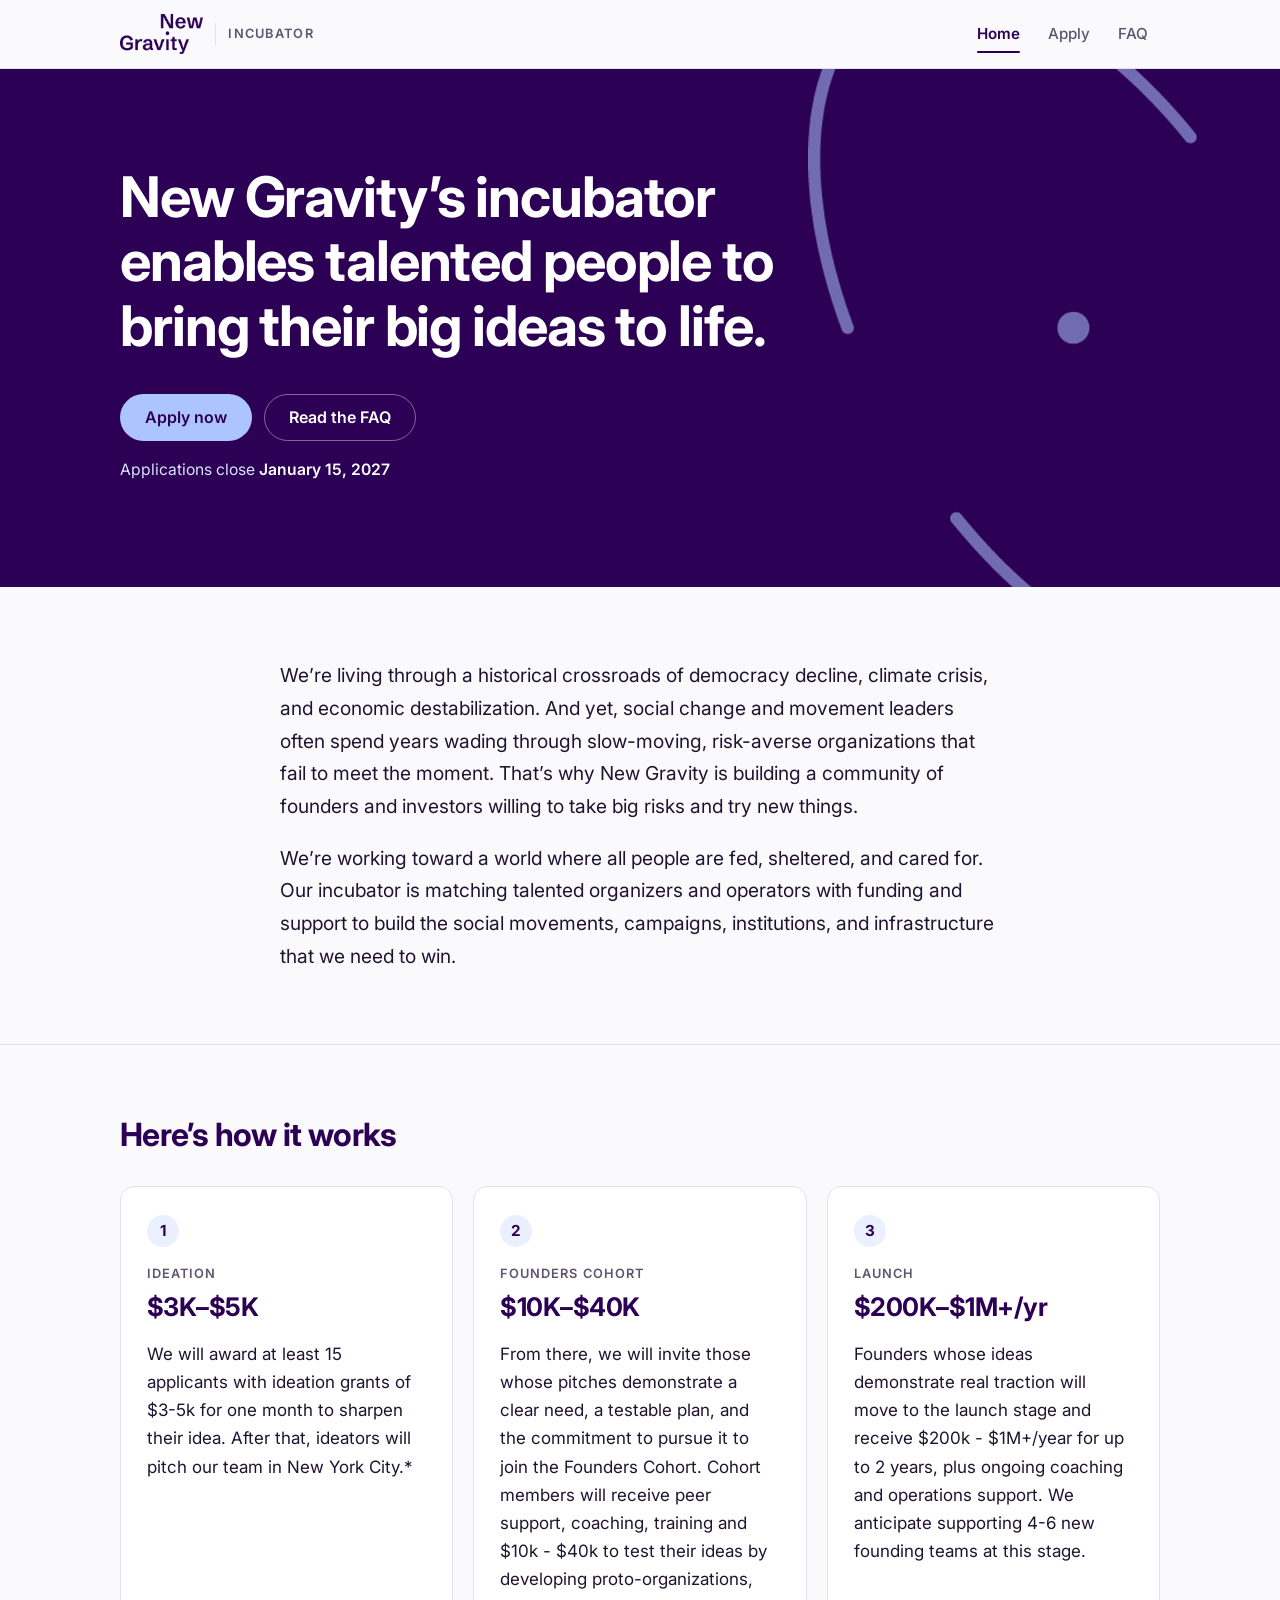
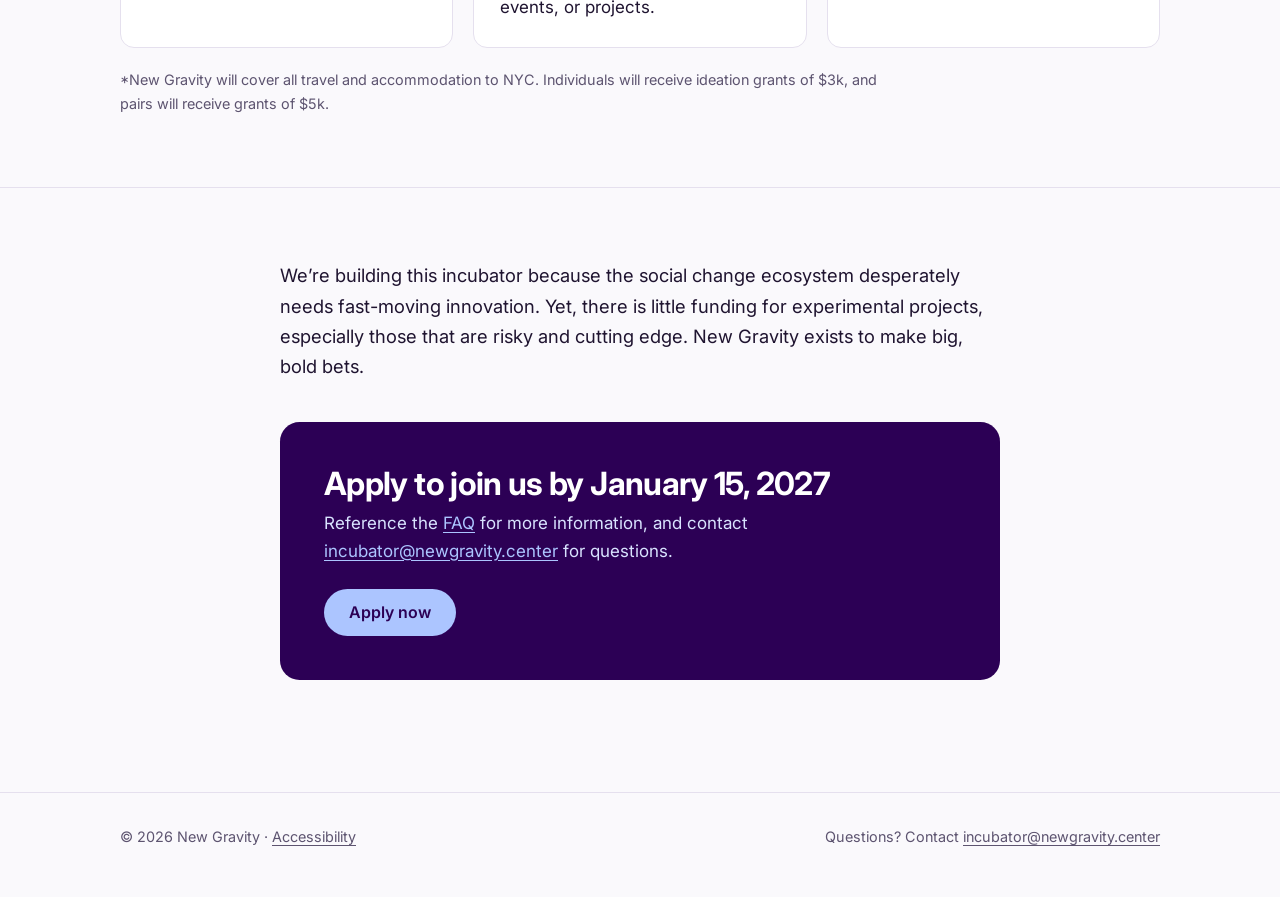
<file: index.html>
<!doctype html>
<html lang="en">
<head>
  <script async src="https://www.googletagmanager.com/gtm.js?id=GTM-N7CXD6J2"></script>
<script>
  window.dataLayer = window.dataLayer || [];
  function gtag(){dataLayer.push(arguments);}
  gtag('js', new Date());
</script>
  <meta charset="utf-8">
  <meta name="viewport" content="width=device-width, initial-scale=1">
  <title>New Gravity Incubator</title>
  <meta name="description" content="New Gravity’s incubator enables talented people to bring their big ideas to life. Apply by January 15, 2027.">
  <link rel="icon" href="assets/favicon.png" type="image/png">
  <link rel="apple-touch-icon" href="assets/apple-touch-icon.png">
  <link rel="preconnect" href="https://fonts.googleapis.com">
  <link rel="preconnect" href="https://fonts.gstatic.com" crossorigin>
  <link href="https://fonts.googleapis.com/css2?family=Inter:wght@400;500;600;700&display=swap" rel="stylesheet">
  <link rel="stylesheet" href="assets/style.css">
</head>
<body>
  <a class="skip-link" href="#main">Skip to content</a>


  <header class="site-header">
    <div class="container">
      <a class="brand" href="/" aria-label="New Gravity Incubator home">
        <picture>
          <source srcset="assets/logo-white.png" media="(prefers-color-scheme: dark)">
          <img src="assets/logo.png" alt="New Gravity" width="83" height="40">
        </picture>
        <span class="brand-tag">Incubator</span>
      </a>
      <nav class="nav" aria-label="Main">
        <a href="/" aria-current="page">Home</a>
        <a href="/apply">Apply</a>
        <a href="/faq">FAQ</a>
      </nav>
    </div>
  </header>

  <main id="main">

    <section class="hero">
      <img class="hero-orbit" src="assets/orbit.png" alt="" aria-hidden="true">
      <div class="container">
        <h1>New Gravity’s incubator enables talented people to bring their big ideas to life.</h1>
        <div class="btn-row">
          <a class="btn btn-primary" href="/apply">Apply now</a>
          <a class="btn btn-secondary" href="/faq">Read the FAQ</a>
        </div>
        <p class="hero-deadline">Applications close <strong>January 15, 2027</strong></p>
      </div>
    </section>

    <section class="section">
      <div class="container narrow lede">
        <p>We’re living through a historical crossroads of democracy decline, climate crisis, and economic destabilization. And yet, social change and movement leaders often spend years wading through slow-moving, risk-averse organizations that fail to meet the moment. That’s why New Gravity is building a community of founders and investors willing to take big risks and try new things.</p>
        <p>We’re working toward a world where all people are fed, sheltered, and cared for. Our incubator is matching talented organizers and operators with funding and support to build the social movements, campaigns, institutions, and infrastructure that we need to win.</p>
      </div>
    </section>

    <section class="section">
      <div class="container">
        <h2>Here’s how it works</h2>
        <ol class="steps">
          <li class="step">
            <div class="step-stage">Ideation</div>
            <div class="step-amount">$3K–$5K</div>
            <p>We will award at least 15 applicants with ideation grants of $3-5k for one month to sharpen their idea. After that, ideators will pitch our team in New York City.*</p>
          </li>
          <li class="step">
            <div class="step-stage">Founders Cohort</div>
            <div class="step-amount">$10K–$40K</div>
            <p>From there, we will invite those whose pitches demonstrate a clear need, a testable plan, and the commitment to pursue it to join the Founders Cohort. Cohort members will receive peer support, coaching, training and $10k - $40k to test their ideas by developing proto-organizations, events, or projects.</p>
          </li>
          <li class="step">
            <div class="step-stage">Launch</div>
            <div class="step-amount">$200K–$1M+/yr</div>
            <p>Founders whose ideas demonstrate real traction will move to the launch stage and receive $200k - $1M+/year for up to 2 years, plus ongoing coaching and operations support. We anticipate supporting 4-6 new founding teams at this stage.</p>
          </li>
        </ol>
        <p class="footnote">*New Gravity will cover all travel and accommodation to NYC. Individuals will receive ideation grants of $3k, and pairs will receive grants of $5k.</p>
      </div>
    </section>

    <section class="section">
      <div class="container narrow">
        <p class="closing">We’re building this incubator because the social change ecosystem desperately needs fast-moving innovation. Yet, there is little funding for experimental projects, especially those that are risky and cutting edge. New Gravity exists to make big, bold bets.</p>

        <div class="cta">
          <div>
            <h2>Apply to join us by January 15, 2027</h2>
            <p>Reference the <a href="/faq">FAQ</a> for more information, and contact <a href="mailto:incubator@newgravity.center">incubator@newgravity.center</a> for questions.</p>
          </div>
          <a class="btn" href="/apply">Apply now</a>
        </div>
      </div>
    </section>

  </main>

  <footer class="site-footer">
    <div class="container">
      <span>© <span data-year>2026</span> New Gravity · <a href="/accessibility">Accessibility</a></span>
      <span>Questions? Contact <a href="mailto:incubator@newgravity.center">incubator@newgravity.center</a></span>
    </div>
  </footer>

  <script>document.querySelectorAll('[data-year]').forEach(el => el.textContent = new Date().getFullYear());</script>
</body>
</html>
</file>
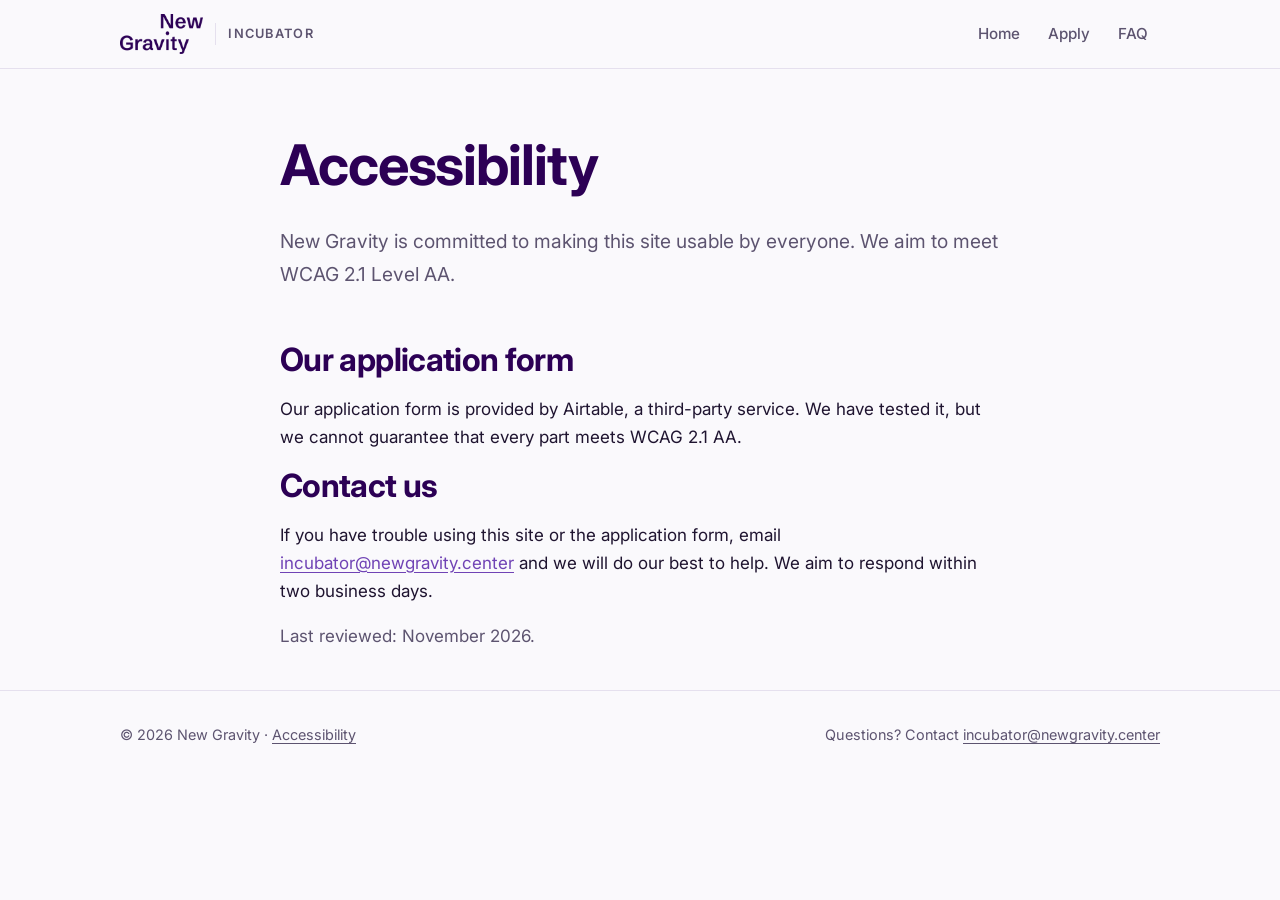
<file: accessibility.html>
<!doctype html>
<html lang="en">
<head>
  <script async src="https://www.googletagmanager.com/gtm.js?id=GTM-N7CXD6J2"></script>
<script>
  window.dataLayer = window.dataLayer || [];
  function gtag(){dataLayer.push(arguments);}
  gtag('js', new Date());
</script>
  <meta charset="utf-8">
  <meta name="viewport" content="width=device-width, initial-scale=1">
  <title>Accessibility · New Gravity Incubator</title>
  <meta name="description" content="Accessibility at the New Gravity Incubator, and how to reach us if you have trouble using this site or the application form.">
  <link rel="icon" href="assets/favicon.png" type="image/png">
  <link rel="apple-touch-icon" href="assets/apple-touch-icon.png">
  <link rel="preconnect" href="https://fonts.googleapis.com">
  <link rel="preconnect" href="https://fonts.gstatic.com" crossorigin>
  <link href="https://fonts.googleapis.com/css2?family=Inter:wght@400;500;600;700&display=swap" rel="stylesheet">
  <link rel="stylesheet" href="assets/style.css">
</head>
<body>
  <a class="skip-link" href="#main">Skip to content</a>

  <header class="site-header">
    <div class="container">
      <a class="brand" href="/" aria-label="New Gravity Incubator home">
        <picture>
          <source srcset="assets/logo-white.png" media="(prefers-color-scheme: dark)">
          <img src="assets/logo.png" alt="New Gravity" width="83" height="40">
        </picture>
        <span class="brand-tag">Incubator</span>
      </a>
      <nav class="nav" aria-label="Main">
        <a href="/">Home</a>
        <a href="/apply">Apply</a>
        <a href="/faq">FAQ</a>
      </nav>
    </div>
  </header>

  <main id="main">
    <div class="container narrow">

      <div class="page-head">
        <h1>Accessibility</h1>
        <p class="lede muted">New Gravity is committed to making this site usable by everyone. We aim to meet WCAG 2.1 Level AA.</p>
      </div>

      <h2>Our application form</h2>
      <p>Our application form is provided by Airtable, a third-party service. We have tested it, but we cannot guarantee that every part meets WCAG 2.1 AA.</p>

      <h2>Contact us</h2>
      <p>If you have trouble using this site or the application form, email <a href="mailto:incubator@newgravity.center">incubator@newgravity.center</a> and we will do our best to help. We aim to respond within two business days.</p>

      <p class="muted">Last reviewed: November 2026.</p>

    </div>
  </main>

  <footer class="site-footer">
    <div class="container">
      <span>© <span data-year>2026</span> New Gravity · <a href="/accessibility">Accessibility</a></span>
      <span>Questions? Contact <a href="mailto:incubator@newgravity.center">incubator@newgravity.center</a></span>
    </div>
  </footer>

  <script>document.querySelectorAll('[data-year]').forEach(el => el.textContent = new Date().getFullYear());</script>
</body>
</html>
</file>
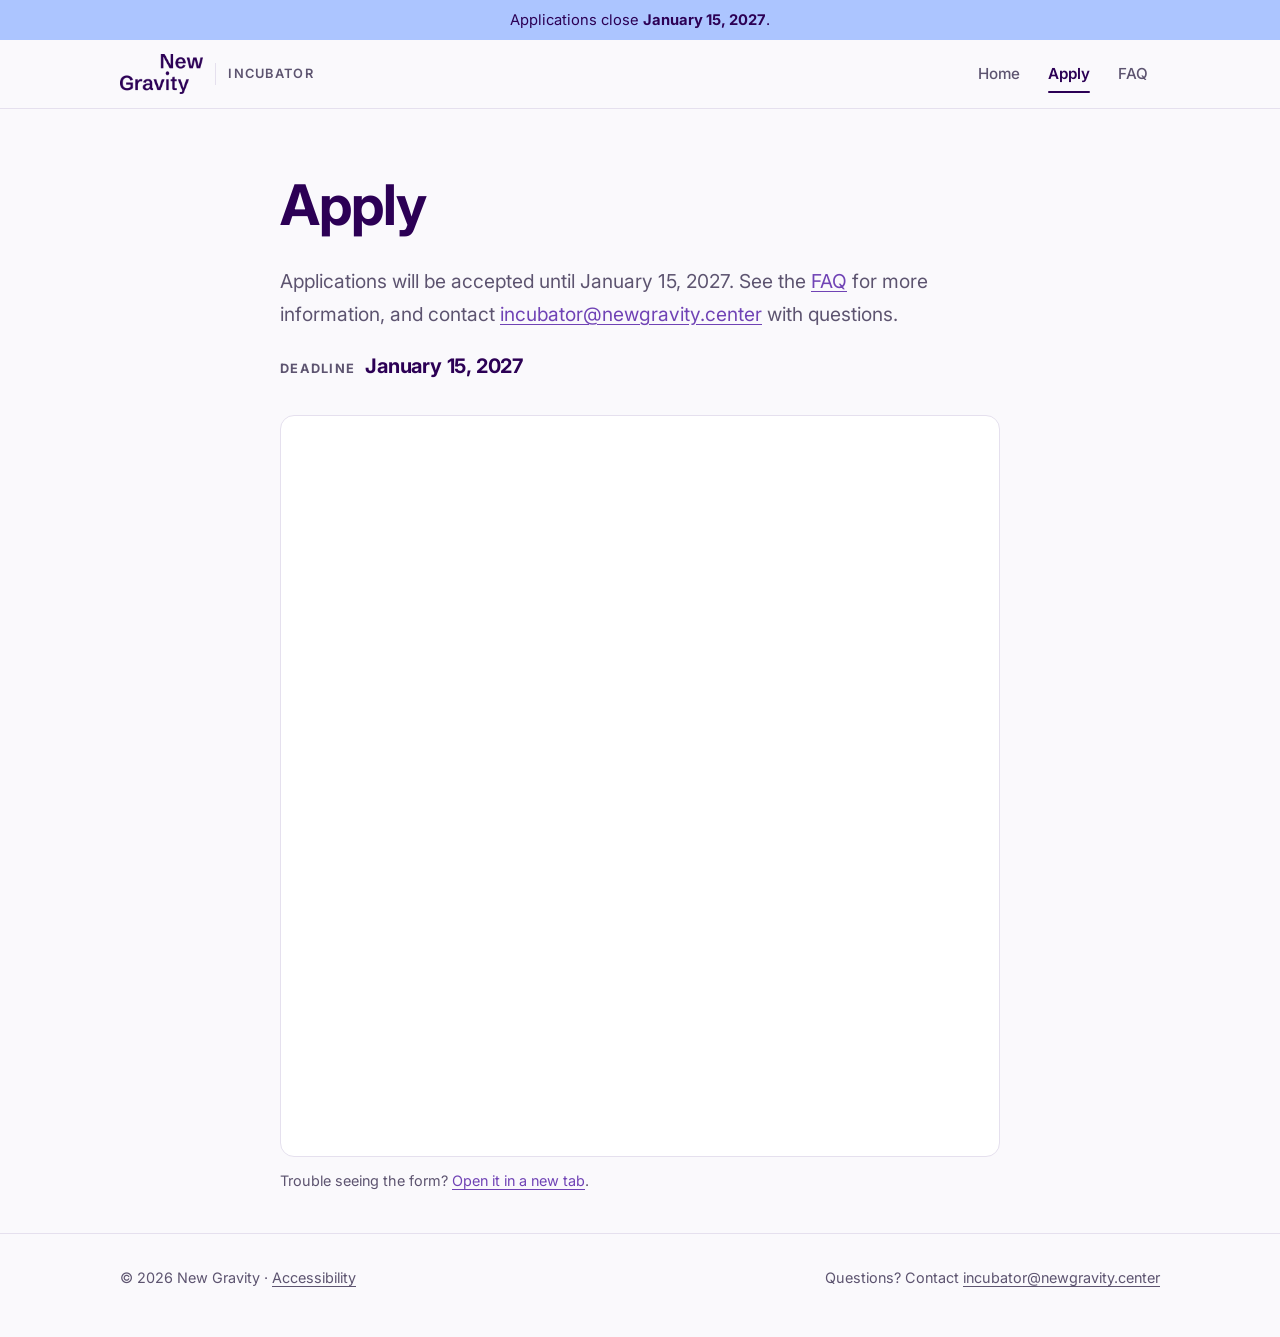
<file: apply.html>
<!doctype html>
<html lang="en">
<head>
  <script async src="https://www.googletagmanager.com/gtm.js?id=GTM-N7CXD6J2"></script>
<script>
  window.dataLayer = window.dataLayer || [];
  function gtag(){dataLayer.push(arguments);}
  gtag('js', new Date());
</script>
  <meta charset="utf-8">
  <meta name="viewport" content="width=device-width, initial-scale=1">
  <title>Apply · New Gravity Incubator</title>
  <meta name="description" content="Apply to the New Gravity Incubator. Applications close January 15, 2027.">
  <link rel="icon" href="assets/favicon.png" type="image/png">
  <link rel="apple-touch-icon" href="assets/apple-touch-icon.png">
  <link rel="preconnect" href="https://fonts.googleapis.com">
  <link rel="preconnect" href="https://fonts.gstatic.com" crossorigin>
  <link href="https://fonts.googleapis.com/css2?family=Inter:wght@400;500;600;700&display=swap" rel="stylesheet">
  <link rel="stylesheet" href="assets/style.css">
</head>
<body>
  <a class="skip-link" href="#main">Skip to content</a>

 <div class="deadline-bar" role="region" aria-label="Application deadline">
  <div class="container">
    <span>Applications close <strong>January 15, 2027</strong>.</span>
  </div>
</div>

  <header class="site-header">
    <div class="container">
      <a class="brand" href="/" aria-label="New Gravity Incubator home">
        <picture>
          <source srcset="assets/logo-white.png" media="(prefers-color-scheme: dark)">
          <img src="assets/logo.png" alt="New Gravity" width="83" height="40">
        </picture>
        <span class="brand-tag">Incubator</span>
      </a>
      <nav class="nav" aria-label="Main">
        <a href="/">Home</a>
        <a href="/apply" aria-current="page">Apply</a>
        <a href="/faq">FAQ</a>
      </nav>
    </div>
  </header>

  <main id="main">
    <div class="container narrow">

      <div class="page-head">
        <h1>Apply</h1>
        <p class="lede muted">Applications will be accepted until January 15, 2027. See the <a href="/faq">FAQ</a> for more information, and contact <a href="mailto:incubator@newgravity.center">incubator@newgravity.center</a> with questions.</p>
        <div class="deadline-callout">
          <span class="deadline-label">Deadline</span>
          <span class="deadline-date">January 15, 2027</span>
        </div>
      </div>

      <!--
        APPLICATION FORM (Airtable)
        The form lives in Airtable: edit its questions there and this page updates on its own.
        To change how tall the form box is, edit .form-embed iframe in assets/style.css.
      -->
      <div class="form-embed">
        <iframe src="https://airtable.com/embed/appCzG2dmQzqoENnn/pagvOHYfIhwAUKv8a/form" title="New Gravity Incubator application form"></iframe>
      </div>
      <p class="form-embed-fallback muted">Trouble seeing the form? <a href="https://airtable.com/appCzG2dmQzqoENnn/pagvOHYfIhwAUKv8a/form" target="_blank" rel="noopener">Open it in a new tab</a>.</p>

    </div>
  </main>

  <footer class="site-footer">
    <div class="container">
      <span>© <span data-year>2026</span> New Gravity · <a href="/accessibility">Accessibility</a></span>
      <span>Questions? Contact <a href="mailto:incubator@newgravity.center">incubator@newgravity.center</a></span>
    </div>
  </footer>

  <script>document.querySelectorAll('[data-year]').forEach(el => el.textContent = new Date().getFullYear());</script>
</body>
</html>
</file>
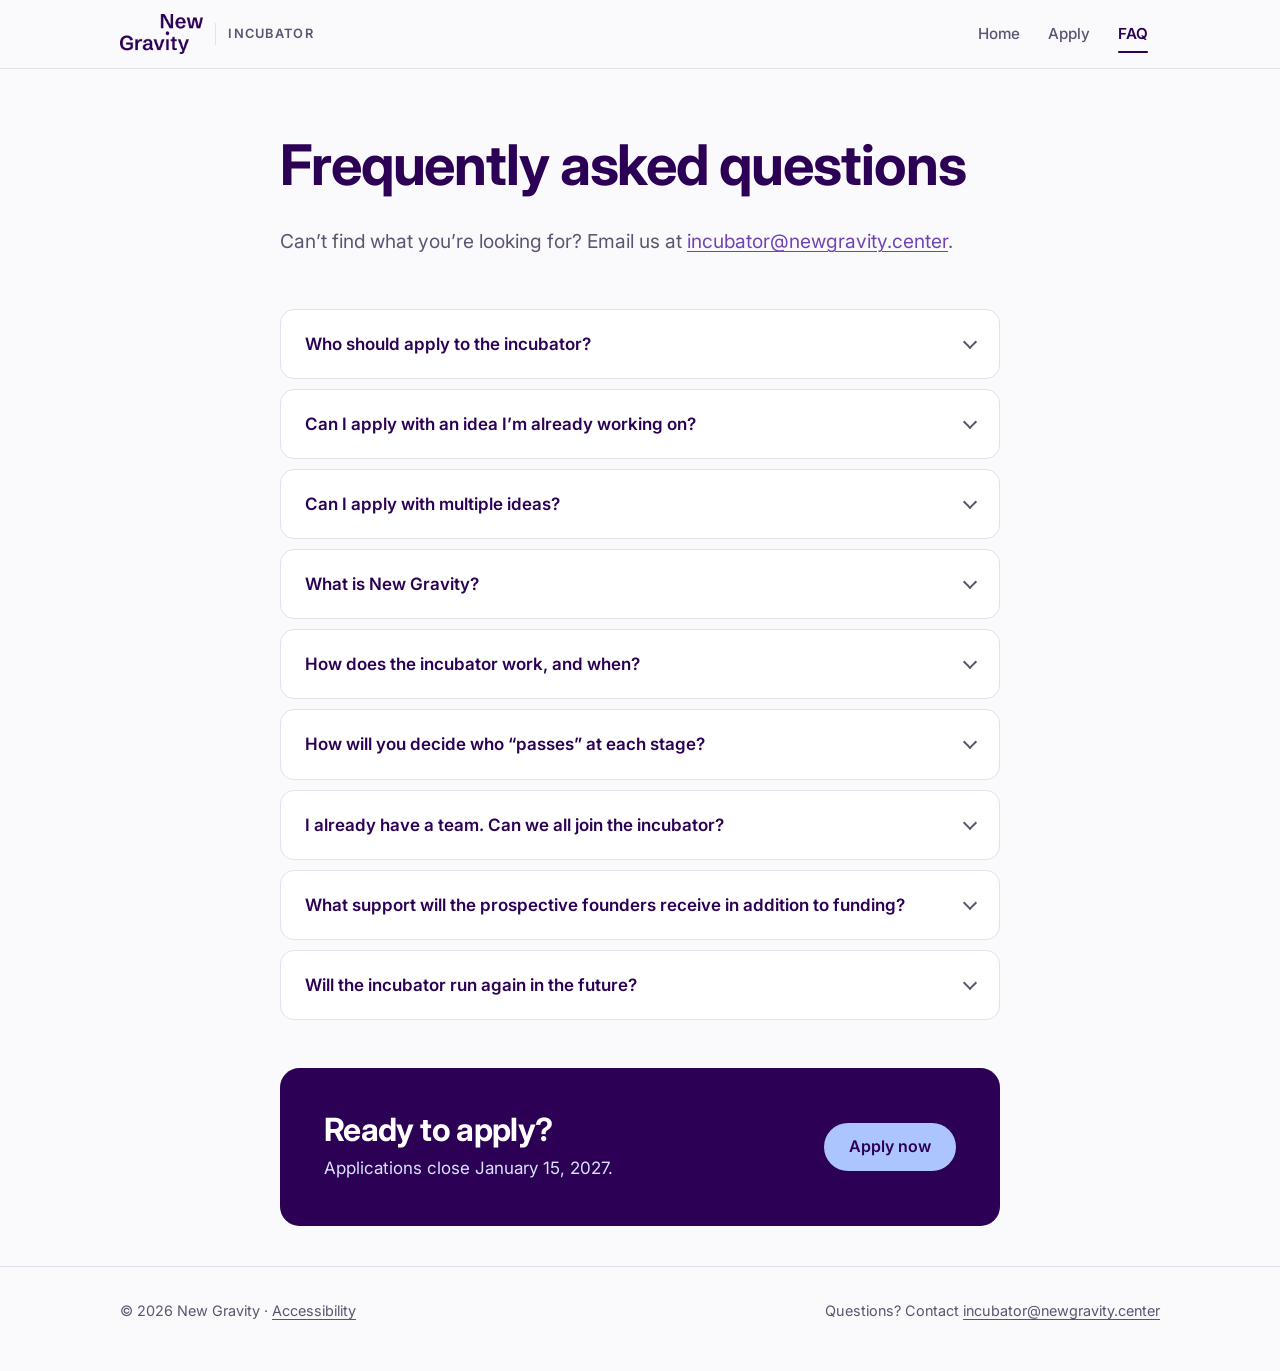
<file: faq.html>
<!doctype html>
<html lang="en">
<head>
  <script async src="https://www.googletagmanager.com/gtm.js?id=GTM-N7CXD6J2"></script>
<script>
  window.dataLayer = window.dataLayer || [];
  function gtag(){dataLayer.push(arguments);}
  gtag('js', new Date());
</script>
  <meta charset="utf-8">
  <meta name="viewport" content="width=device-width, initial-scale=1">
  <title>FAQ · New Gravity Incubator</title>
  <meta name="description" content="Frequently asked questions about the New Gravity Incubator. Applications close January 15, 2027.">
  <link rel="icon" href="assets/favicon.png" type="image/png">
  <link rel="apple-touch-icon" href="assets/apple-touch-icon.png">
  <link rel="preconnect" href="https://fonts.googleapis.com">
  <link rel="preconnect" href="https://fonts.gstatic.com" crossorigin>
  <link href="https://fonts.googleapis.com/css2?family=Inter:wght@400;500;600;700&display=swap" rel="stylesheet">
  <link rel="stylesheet" href="assets/style.css">
</head>
<body>
  <a class="skip-link" href="#main">Skip to content</a>


  <header class="site-header">
    <div class="container">
      <a class="brand" href="/" aria-label="New Gravity Incubator home">
        <picture>
          <source srcset="assets/logo-white.png" media="(prefers-color-scheme: dark)">
          <img src="assets/logo.png" alt="New Gravity" width="83" height="40">
        </picture>
        <span class="brand-tag">Incubator</span>
      </a>
      <nav class="nav" aria-label="Main">
        <a href="/">Home</a>
        <a href="/apply">Apply</a>
        <a href="/faq" aria-current="page">FAQ</a>
      </nav>
    </div>
  </header>

  <main id="main">
    <div class="container narrow">

      <div class="page-head">
        <h1>Frequently asked questions</h1>
        <p class="lede muted">Can’t find what you’re looking for? Email us at <a href="mailto:incubator@newgravity.center">incubator@newgravity.center</a>.</p>
      </div>

      <!--
        HOW TO EDIT
        Each question is one <details class="faq-item"> block.
        Copy a whole block to add a question; delete a block to remove one.
      -->
      <div class="faq-list">

        <details class="faq-item">
          <summary>Who should apply to the incubator?</summary>
          <div class="faq-answer">
            <p>People with the drive and skill to build a new project that changes what’s possible, and who are ready to make it their full-time work by fall 2027. Any theory of change or issue area is welcomed, so long as radical success would fundamentally alter the nature of American politics in 10-20 years. We select on talent first and the idea second.</p>
          </div>
        </details>

        <details class="faq-item">
          <summary>Can I apply with an idea I’m already working on?</summary>
          <div class="faq-answer">
            <p>Some applicants will come in with a project they’ve already started piloting, but have remaining questions or hypotheses to test. Others will have a few ideas, or a problem they can’t stop thinking about.</p>
            <p>If you’ve started something early-stage, apply and tell us what you’ve tested, learned, and share your outstanding design questions or hypotheses. If you lead an established organization, or are looking for funding for a project that is already fully formed, this isn’t the right fit for you. Instead, email <a href="mailto:incubator@newgravity.center">incubator@newgravity.center</a> with a 1-page pitch to be considered in our next strategic capacity funding round.</p>
          </div>
        </details>

        <details class="faq-item">
          <summary>Can I apply with multiple ideas?</summary>
          <div class="faq-answer">
            <p>Yes. You don’t need an idea you’re 100% committed to. The ideation month exists to sharpen your idea, and it can change along the way. If selected for the ideation grant, you will receive virtual coaching, and you will need to arrive at Pitch Day in NYC with a single, sharp idea that you could take to the next stage.</p>
          </div>
        </details>

        <details class="faq-item">
          <summary>What is New Gravity?</summary>
          <div class="faq-answer">
            <p>New Gravity is a new model of philanthropy. We use capital to build the long-term infrastructure required to win a world where everyone is fed, sheltered, and cared for. (1) We identify and develop business leaders and ultra-high-net-wealth individuals into one collective of strategic funders. (2) We back bold experiments and interventions earlier than other funders would to build a robust and evolving ecosystem that can win.</p>
            <p>The incubator is our next step: finding and funding the people who will build the campaigns and institutions that will shape our country’s next 50 years. You can read the critique of philanthropy behind the project <a href="https://archive.ph/rSmCa" target="_blank" rel="noopener">here</a>.</p>
          </div>
        </details>

        <details class="faq-item">
          <summary>How does the incubator work, and when?</summary>
          <div class="faq-answer">
            <p>Our incubator operates in four stages:</p>
            <ol>
              <li><strong>Apply</strong> (by Jan 15). Written application, then rolling interviews in January and February.</li>
              <li><strong>Ideation</strong>. At least 15 applicants get $3k for one month to develop their idea, with virtual coaching sessions. This stage begins in early February and ends with an in-person pitch day in NYC on March 13.</li>
              <li><strong>Design &amp; Beta-testing</strong>. After pitch day, we will invite those whose pitches demonstrate a clear need, a testable plan, and the commitment to pursue it to join the Founders Cohort. Cohort members will receive $10k - $40k to further design and test their idea, and will meet in person and virtually for peer support, training, and coaching. Beta-tests will vary to suit your idea, and can include developing proto-organizations, events, or projects.</li>
              <li><strong>Launch</strong>. Founders and teams whose ideas demonstrate real traction will move to launch and receive $200k - $1M+/year for up to 2 years, plus ongoing coaching and operations support. We anticipate supporting 4-6 new founders or founding teams at this stage. To accommodate projects moving at different speeds, prospective founders will have the opportunity to pitch for launch funding in either early June or mid-September.</li>
            </ol>
            <p>We cover travel costs for all in-person events.</p>
          </div>
        </details>

        <details class="faq-item">
          <summary>How will you decide who “passes” at each stage?</summary>
          <div class="faq-answer">
            <p>Initial applicants will be selected primarily on talent. From there, each stage will build toward a test of your strategy. We will work with you to choose a method that makes sense for the context of your project. The goal is not to eliminate participants or create competition between them. The test to advance to the next stage exists to support effective and rigorous development. We’re looking for a clear need that the idea can address, a sharp strategy that shapes your approach and actions, and the commitment and talent to drive the project forward. We will not have a quota at any stage: we want as many projects to move forward as possible.</p>
          </div>
        </details>

        <details class="faq-item">
          <summary>I already have a team. Can we all join the incubator?</summary>
          <div class="faq-answer">
            <p>This program is designed around a peer network of <strong>founders</strong>. If you have a co-founder, you may apply together, but full teams cannot apply. If you would like to apply as three co-founders, tell us why the third person is essential and we’ll consider it.</p>
            <p>If you’re applying alone, we may ask whether you’re open to meeting other applicants as potential co-founders. Some of the strongest teams may form during the process from within the Incubator.</p>
            <p>We believe strong teams are critical to a project’s success. Team formation and leadership will be a focus of support and coaching for the new projects as they move through the incubator.</p>
          </div>
        </details>

        <details class="faq-item">
          <summary>What support will the prospective founders receive in addition to funding?</summary>
          <div class="faq-answer">
            <p><strong>Coaching.</strong> Tailored coaching from a combination of movement veterans and private-sector founders.</p>
            <p><strong>A cohort of peers.</strong> Other founders taking big risks at the same time, supporting each other with internal cohort learning and feedback, plus input from trusted movement leaders and experts.</p>
            <p><strong>Training and shared analysis.</strong> A cohort curriculum covering startup best practices, hegemony, narrative, organizational structure, leadership, culture, and launching. As the inaugural cohort of the incubator, this Founders Cohort will collaborate to deepen our understanding of the gaps in the social change ecosystem, and the pathway forward to win.</p>
            <p><strong>Operations.</strong> Fiscal sponsorship and back-office support, so you can focus on the work instead of payroll and compliance.</p>
          </div>
        </details>

        <details class="faq-item">
          <summary>Will the incubator run again in the future?</summary>
          <div class="faq-answer">
            <p>Yes. While we expect big things from our inaugural cohort, we see this as a multi-decade project with multiple rounds. We expect the alumni network of the incubator to grow, learn, and continue to support new founders to cycle through the incubator.</p>
          </div>
        </details>

      </div>

      <div class="cta">
        <div>
          <h2>Ready to apply?</h2>
          <p>Applications close January 15, 2027.</p>
        </div>
        <a class="btn" href="/apply">Apply now</a>
      </div>

    </div>
  </main>

  <footer class="site-footer">
    <div class="container">
      <span>© <span data-year>2026</span> New Gravity · <a href="/accessibility">Accessibility</a></span>
      <span>Questions? Contact <a href="mailto:incubator@newgravity.center">incubator@newgravity.center</a></span>
    </div>
  </footer>

  <script>document.querySelectorAll('[data-year]').forEach(el => el.textContent = new Date().getFullYear());</script>
</body>
</html>
</file>
<file: assets/style.css>
/* ==========================================================================
   New Gravity Incubator — shared styles
   Brand palette (from the New Gravity brand folder):
     Primary:   #2c0055 (deep indigo)   #acc5ff (light blue)
     Secondary: #7043b5 (violet) #ff6577 (coral) #ffd4d4 (pink)
                #d8ead3 (sage) #8fb628 (green) #e6c867 (gold) #cf7b01 (amber)
   To restyle the site, change the tokens just below.
   ========================================================================== */

:root {
  --indigo: #2c0055;
  --blue: #acc5ff;
  --violet: #7043b5;
  --coral: #ff6577;
  --gold: #e6c867;

  --bg: #faf9fc;
  --surface: #ffffff;
  --text: #1f1430;
  --heading: #2c0055;
  --muted: #5d5470;
  --border: #e5e0ee;
  --accent: #2c0055;
  --accent-hover: #4a1f80;
  --on-accent: #ffffff;
  --accent-soft: #eaf0ff;
  --link: #7043b5;
  --focus: #7043b5;

  --hero-bg: #2c0055;
  --hero-text: #ffffff;
  --hero-muted: #d9e3ff;

  --success: #2f6b1c;
  --success-soft: #eef6ea;
  --danger: #c4283a;
  --danger-soft: #fff0f1;
  --placeholder-bg: #fbf1cc;
  --notice-bg: #fbf6e2;
  --notice-border: #e6c867;
  --embed-bg: #ffffff; /* Airtable forms are always light, in both themes */

  /* Deadline bar, step badges and amounts */
  --bar-bg: #acc5ff;
  --bar-text: #2c0055;
  --bar-link: #2c0055;
  --badge-bg: #eaf0ff;
  --badge-text: #2c0055;
  --amount: #2c0055;

  --font: "Inter", system-ui, -apple-system, "Segoe UI", Roboto, sans-serif;

  --radius: 14px;
  --radius-sm: 8px;
  --max: 1080px;
  --gutter: 20px;
}

@media (prefers-color-scheme: dark) {
  :root {
    --bg: #12001f;
    --surface: #251342;   /* lifted well above the page so cards read as cards */
    --text: #ece7f5;
    --heading: #ffffff;
    --muted: #b9afcc;
    --border: #45306a;
    --accent: #acc5ff;
    --accent-hover: #c8d8ff;
    --on-accent: #2c0055;
    --accent-soft: #261545;
    --link: #acc5ff;
    --focus: #acc5ff;

    --hero-bg: #2c0055;   /* the brand indigo, which stands apart from the darker page */

    --bar-bg: #2c0055;
    --bar-text: #dfe7ff;
    --bar-link: #acc5ff;
    --badge-bg: #acc5ff;
    --badge-text: #2c0055;
    --amount: #acc5ff;

    --success: #9fd68a;
    --success-soft: #16260f;
    --danger: #ff8a96;
    --danger-soft: #3a1018;
    --placeholder-bg: #4a3d10;
    --notice-bg: #2a230c;
    --notice-border: #7a6620;
  }
}

/* ---------- Base ---------- */

*, *::before, *::after { box-sizing: border-box; }

html { -webkit-text-size-adjust: 100%; }

body {
  margin: 0;
  background: var(--bg);
  color: var(--text);
  font-family: var(--font);
  font-size: 17px;
  line-height: 1.65;
  -webkit-font-smoothing: antialiased;
}

h1, h2, h3 {
  color: var(--heading);
  font-weight: 700;
  line-height: 1.15;
  letter-spacing: -0.02em;
  margin: 0 0 0.5em;
}
h1 { font-size: clamp(2.1rem, 5vw, 3.5rem); }
h2 { font-size: clamp(1.5rem, 3vw, 2rem); }
h3 { font-size: 1.15rem; letter-spacing: -0.01em; }

p { margin: 0 0 1em; }

a { color: var(--link); text-underline-offset: 3px; }
a:hover { color: var(--accent-hover); }

:focus-visible {
  outline: 3px solid var(--focus);
  outline-offset: 2px;
  border-radius: 4px;
}

.hero :focus-visible,
.cta :focus-visible {
  outline-color: var(--blue);
}

.container {
  max-width: var(--max);
  margin: 0 auto;
  padding: 0 var(--gutter);
}
.narrow { max-width: 760px; }

.muted { color: var(--muted); }

.placeholder {
  /* Marks text that still needs real content. Remove the span once filled in. */
  background: var(--placeholder-bg);
  border-radius: 4px;
  padding: 0 0.25em;
  box-decoration-break: clone;
  -webkit-box-decoration-break: clone;
}

.skip-link { position: absolute; left: -9999px; top: 0; }
.skip-link:focus {
  left: 12px; top: 12px; z-index: 100;
  background: var(--surface);
  padding: 8px 12px;
  border-radius: var(--radius-sm);
}

/* ---------- Deadline bar (top of every page) ---------- */

.deadline-bar {
  background: var(--bar-bg);
  color: var(--bar-text);
  font-size: 0.92rem;
  line-height: 1.4;
}
.deadline-bar .container {
  display: flex;
  align-items: center;
  justify-content: center;
  flex-wrap: wrap;
  gap: 4px 16px;
  min-height: 40px;
  padding-top: 8px;
  padding-bottom: 8px;
  text-align: center;
}
.deadline-bar strong { font-weight: 700; }
.deadline-bar a {
  color: var(--bar-link);
  font-weight: 600;
  text-decoration: underline;
  text-underline-offset: 3px;
}
.deadline-bar a:hover { color: var(--bar-link); text-decoration-thickness: 2px; }

/* ---------- Header / nav ---------- */

.site-header {
  position: sticky;
  top: 0;
  z-index: 10;
  background: color-mix(in srgb, var(--bg) 90%, transparent);
  backdrop-filter: saturate(180%) blur(10px);
  -webkit-backdrop-filter: saturate(180%) blur(10px);
  border-bottom: 1px solid var(--border);
}
.site-header .container {
  display: flex;
  align-items: center;
  justify-content: space-between;
  gap: 16px;
  min-height: 68px;
}

.brand {
  display: flex;
  align-items: center;
  gap: 12px;
  text-decoration: none;
  color: var(--heading);
}
.brand img { display: block; height: 40px; width: auto; }
.brand-tag {
  padding-left: 12px;
  border-left: 1px solid var(--border);
  font-size: 0.8rem;
  font-weight: 600;
  letter-spacing: 0.1em;
  text-transform: uppercase;
  color: var(--muted);
}

.nav { display: flex; gap: 4px; }
.nav a {
  position: relative;
  padding: 8px 12px;
  border-radius: var(--radius-sm);
  color: var(--muted);
  text-decoration: none;
  font-weight: 500;
  font-size: 0.95rem;
}
.nav a:hover { color: var(--heading); background: var(--accent-soft); }
.nav a[aria-current="page"] { color: var(--heading); font-weight: 600; }
.nav a[aria-current="page"]::after {
  content: "";
  position: absolute;
  left: 12px; right: 12px; bottom: 2px;
  height: 2px;
  border-radius: 2px;
  background: var(--accent);
}

@media (max-width: 520px) {
  .brand-tag { display: none; }
  .brand img { height: 34px; }
  .nav a { padding: 8px 9px; }
}

/* ---------- Buttons ---------- */

.btn {
  display: inline-flex;
  align-items: center;
  justify-content: center;
  gap: 8px;
  padding: 13px 24px;
  border-radius: 999px;
  border: 1px solid transparent;
  font: inherit;
  font-weight: 600;
  font-size: 1rem;
  line-height: 1.2;
  text-decoration: none;
  cursor: pointer;
  transition: background-color 0.15s ease, color 0.15s ease, border-color 0.15s ease;
}
.btn-primary { background: var(--accent); color: var(--on-accent); }
.btn-primary:hover { background: var(--accent-hover); color: var(--on-accent); }
.btn-secondary { background: transparent; color: var(--heading); border-color: var(--border); }
.btn-secondary:hover { border-color: var(--heading); color: var(--heading); }
.btn[disabled] { opacity: 0.6; cursor: progress; }
.btn-row { display: flex; flex-wrap: wrap; gap: 12px; }

/* ---------- Home: hero ---------- */

.hero {
  position: relative;
  overflow: hidden;
  background: var(--hero-bg);
  color: var(--hero-text);
  padding: 96px 0 104px;
}
.hero-orbit {
  position: absolute;
  right: -60px;
  top: 50%;
  height: 135%;
  width: auto;
  transform: translateY(-50%);
  opacity: 0.55;
  pointer-events: none;
}
.hero .container { position: relative; }
.hero h1 { color: var(--hero-text); max-width: 780px; margin-bottom: 0; }
.hero .btn-row { margin-top: 36px; }
.hero-deadline {
  margin: 16px 0 0;
  color: var(--hero-muted);
  font-size: 0.98rem;
}
.hero-deadline strong { color: var(--hero-text); font-weight: 600; }
.hero .btn-primary { background: var(--blue); color: var(--indigo); }
.hero .btn-primary:hover { background: #c8d8ff; color: var(--indigo); }
.hero .btn-secondary { color: var(--hero-text); border-color: rgba(255, 255, 255, 0.4); }
.hero .btn-secondary:hover { border-color: #fff; color: #fff; }
@media (max-width: 720px) {
  .hero { padding: 64px 0 72px; }
  .hero-orbit { right: -160px; opacity: 0.35; }
}

/* ---------- Sections ---------- */

.section { padding: 72px 0; }
.section + .section { border-top: 1px solid var(--border); }
.section-tight { padding-top: 56px; }

.lede { font-size: 1.2rem; line-height: 1.7; }
.lede p:last-child { margin-bottom: 0; }

.eyebrow {
  display: inline-block;
  font-size: 0.8rem;
  font-weight: 600;
  letter-spacing: 0.1em;
  text-transform: uppercase;
  color: var(--link);
  margin-bottom: 12px;
}

/* Steps */
.steps {
  list-style: none;
  padding: 0;
  margin: 32px 0 0;
  display: grid;
  grid-template-columns: repeat(3, 1fr);
  gap: 20px;
  counter-reset: step;
}
.step {
  position: relative;
  background: var(--surface);
  border: 1px solid var(--border);
  border-radius: var(--radius);
  padding: 28px 26px 26px;
  counter-increment: step;
}
.step::before {
  content: counter(step);
  display: inline-grid;
  place-items: center;
  width: 32px;
  height: 32px;
  border-radius: 50%;
  background: var(--badge-bg);
  color: var(--badge-text);
  font-weight: 700;
  font-size: 0.95rem;
  margin-bottom: 16px;
}
.step-stage {
  font-size: 0.8rem;
  font-weight: 600;
  letter-spacing: 0.08em;
  text-transform: uppercase;
  color: var(--muted);
}
.step-amount {
  font-size: 1.6rem;
  font-weight: 700;
  letter-spacing: -0.02em;
  color: var(--amount);
  margin: 2px 0 12px;
}
.step p { margin: 0; color: var(--text); }
@media (max-width: 900px) {
  .steps { grid-template-columns: 1fr; }
}
.footnote {
  margin: 20px 0 0;
  font-size: 0.9rem;
  color: var(--muted);
  max-width: 760px;
}

/* Closing / CTA */
.closing { font-size: 1.15rem; }

.cta {
  margin-top: 40px;
  background: var(--hero-bg);
  color: var(--hero-text);
  border-radius: calc(var(--radius) * 1.4);
  padding: 44px;
  display: flex;
  align-items: center;
  justify-content: space-between;
  gap: 24px;
  flex-wrap: wrap;
}
.cta h2 { color: var(--hero-text); margin: 0 0 6px; }
.cta p { margin: 0; color: var(--hero-muted); }
.cta a:not(.btn) { color: var(--blue); }
.cta .placeholder { background: rgba(255, 255, 255, 0.18); color: inherit; }
.cta .btn { background: var(--blue); color: var(--indigo); }
.cta .btn:hover { background: #c8d8ff; color: var(--indigo); }
@media (max-width: 600px) {
  .cta { padding: 32px 24px; }
}

/* Page header (inner pages) */
.page-head { padding: 64px 0 32px; }
.page-meta {
  display: flex;
  flex-wrap: wrap;
  gap: 8px 20px;
  margin-top: 16px;
  color: var(--muted);
  font-size: 0.95rem;
}
.page-meta strong { color: var(--text); font-weight: 600; }

.deadline-callout {
  display: flex;
  align-items: baseline;
  flex-wrap: wrap;
  gap: 4px 10px;
  margin-top: 16px;
}
.deadline-label {
  font-size: 0.8rem;
  font-weight: 700;
  letter-spacing: 0.1em;
  text-transform: uppercase;
  color: var(--muted);
}
.deadline-date { font-size: 1.25rem; font-weight: 700; letter-spacing: -0.01em; color: var(--heading); }

/* ---------- FAQ ---------- */

.faq-list { margin-bottom: 48px; }

.faq-item {
  background: var(--surface);
  border: 1px solid var(--border);
  border-radius: var(--radius);
  margin-bottom: 10px;
}
.faq-item summary {
  list-style: none;
  cursor: pointer;
  padding: 20px 56px 20px 24px;
  font-weight: 600;
  color: var(--heading);
  position: relative;
}
.faq-item summary::-webkit-details-marker { display: none; }
.faq-item summary::after {
  content: "";
  position: absolute;
  right: 24px;
  top: 50%;
  width: 10px;
  height: 10px;
  margin-top: -7px;
  border-right: 2px solid var(--muted);
  border-bottom: 2px solid var(--muted);
  transform: rotate(45deg);
  transition: transform 0.2s ease;
}
.faq-item[open] summary::after { transform: rotate(-135deg); margin-top: -2px; }
.faq-item summary:hover { color: var(--link); }
.faq-answer { padding: 0 24px 22px; }
.faq-answer p:last-child, .faq-answer ol:last-child, .faq-answer ul:last-child { margin-bottom: 0; }
.faq-answer ol, .faq-answer ul { padding-left: 1.3em; margin: 0 0 1em; }
.faq-answer li { margin-bottom: 0.5em; }

/* ---------- Embedded Airtable form ---------- */

.form-embed {
  background: var(--embed-bg);
  border: 1px solid var(--border);
  border-radius: var(--radius);
  overflow: hidden;
}
.form-embed iframe {
  display: block;
  width: 100%;
  /* Fills most of the screen; the form scrolls inside this box. */
  height: max(640px, calc(100vh - 160px));
  border: 0;
  background: transparent;
}
/* Phones: avoid a nested scroll area entirely */
@media (max-width: 700px) {
  .form-embed iframe { height: 3800px; }  /* tall enough that the form never scrolls inside the box */
}
.form-embed-fallback { font-size: 0.9rem; margin-top: 12px; }

/* ---------- Form ---------- */

.notice {
  border-radius: var(--radius);
  padding: 16px 20px;
  margin-bottom: 24px;
  font-size: 0.95rem;
}
.notice-setup { background: var(--notice-bg); border: 1px solid var(--notice-border); }
.notice-error { background: var(--danger-soft); color: var(--danger); border: 1px solid currentColor; }

.form-section {
  background: var(--surface);
  border: 1px solid var(--border);
  border-radius: var(--radius);
  padding: 30px;
  margin: 0 0 20px;
  min-width: 0;
}
.form-section legend {
  float: left;
  width: 100%;
  padding: 0;
  margin-bottom: 20px;
  font-size: 1.3rem;
  font-weight: 700;
  letter-spacing: -0.01em;
  color: var(--heading);
}
.form-section legend + * { clear: left; }
@media (max-width: 600px) {
  .form-section { padding: 22px 18px; }
}

.field { margin-bottom: 24px; }
.form-section > .field:last-child,
.form-section > .conditional:last-child .field:last-child { margin-bottom: 0; }

.field-row {
  display: grid;
  grid-template-columns: 1fr 1fr;
  gap: 0 20px;
}
.field-row-3 { grid-template-columns: 1.3fr 1fr 1.3fr; }
@media (max-width: 640px) {
  .field-row, .field-row-3 { grid-template-columns: 1fr; }
}

.field > label,
.field > .label {
  display: block;
  font-weight: 600;
  margin-bottom: 6px;
  line-height: 1.45;
}
.field > label.choice { display: flex; font-weight: 400; margin-bottom: 0; }
.req { color: var(--danger); margin-left: 2px; }
.hint { display: block; font-size: 0.92rem; color: var(--muted); margin: -2px 0 10px; font-weight: 400; }

input[type="text"],
input[type="email"],
input[type="tel"],
input[type="url"],
select,
textarea {
  width: 100%;
  font: inherit;
  font-size: 1rem;
  color: var(--text);
  background: var(--bg);
  border: 1px solid var(--border);
  border-radius: var(--radius-sm);
  padding: 11px 14px;
  transition: border-color 0.15s ease, box-shadow 0.15s ease;
}
textarea { min-height: 160px; resize: vertical; line-height: 1.55; }
textarea.short { min-height: 100px; }
input[type="file"] {
  display: block;
  width: 100%;
  font: inherit;
  font-size: 0.95rem;
  color: var(--muted);
  padding: 14px;
  border: 1px dashed var(--border);
  border-radius: var(--radius-sm);
  background: var(--bg);
}
input[type="file"]::file-selector-button {
  font: inherit;
  font-weight: 600;
  margin-right: 12px;
  padding: 8px 16px;
  border: 0;
  border-radius: 999px;
  background: var(--accent-soft);
  color: var(--heading);
  cursor: pointer;
}
input:focus, select:focus, textarea:focus {
  outline: none;
  border-color: var(--focus);
  box-shadow: 0 0 0 3px var(--accent-soft);
}
.field.invalid input,
.field.invalid select,
.field.invalid textarea { border-color: var(--danger); }
.field-error { display: none; color: var(--danger); font-size: 0.9rem; margin-top: 6px; }
.field.invalid .field-error { display: block; }

.word-count { font-size: 0.85rem; color: var(--muted); text-align: right; margin-top: 4px; }
.word-count.over { color: var(--danger); font-weight: 600; }

.choices { display: grid; gap: 10px; }
.choices.inline { display: flex; gap: 12px 28px; flex-wrap: wrap; }
.choice {
  display: flex;
  align-items: flex-start;
  gap: 10px;
  font-weight: 400;
  cursor: pointer;
}
.choice input { margin-top: 4px; width: 18px; height: 18px; accent-color: var(--violet); flex: none; }

.conditional {
  border-left: 3px solid var(--accent-soft);
  padding-left: 18px;
  margin: -8px 0 24px;
}
.conditional[hidden] { display: none; }

.subgroup-label { font-weight: 600; font-size: 0.95rem; color: var(--muted); margin: 0 0 8px; }
.referral + .referral { margin-top: 4px; }

/* Honeypot: hidden from people, visible to bots */
.hp { position: absolute; left: -10000px; width: 1px; height: 1px; overflow: hidden; }

.form-actions {
  display: flex;
  align-items: center;
  gap: 16px;
  flex-wrap: wrap;
  margin-top: 8px;
}
.form-actions .muted { font-size: 0.9rem; margin: 0; }

.spinner {
  width: 16px;
  height: 16px;
  border: 2px solid currentColor;
  border-right-color: transparent;
  border-radius: 50%;
  animation: spin 0.7s linear infinite;
  display: none;
}
.is-submitting .spinner { display: inline-block; }
@keyframes spin { to { transform: rotate(360deg); } }

.success {
  background: var(--success-soft);
  border: 1px solid var(--success);
  border-radius: var(--radius);
  padding: 40px 32px;
  text-align: center;
}
.success h2 { color: var(--success); }
.success p:last-child { margin-bottom: 0; }

/* ---------- Footer ---------- */

.site-footer {
  border-top: 1px solid var(--border);
  padding: 32px 0 48px;
  margin-top: 40px;
  color: var(--muted);
  font-size: 0.9rem;
}
.site-footer .container {
  display: flex;
  justify-content: space-between;
  gap: 12px 24px;
  flex-wrap: wrap;
}
.site-footer a { color: var(--muted); }
.site-footer a:hover { color: var(--heading); }

@media (prefers-reduced-motion: reduce) {
  *, *::before, *::after { transition: none !important; animation-duration: 0.01ms !important; }
}
</file>
